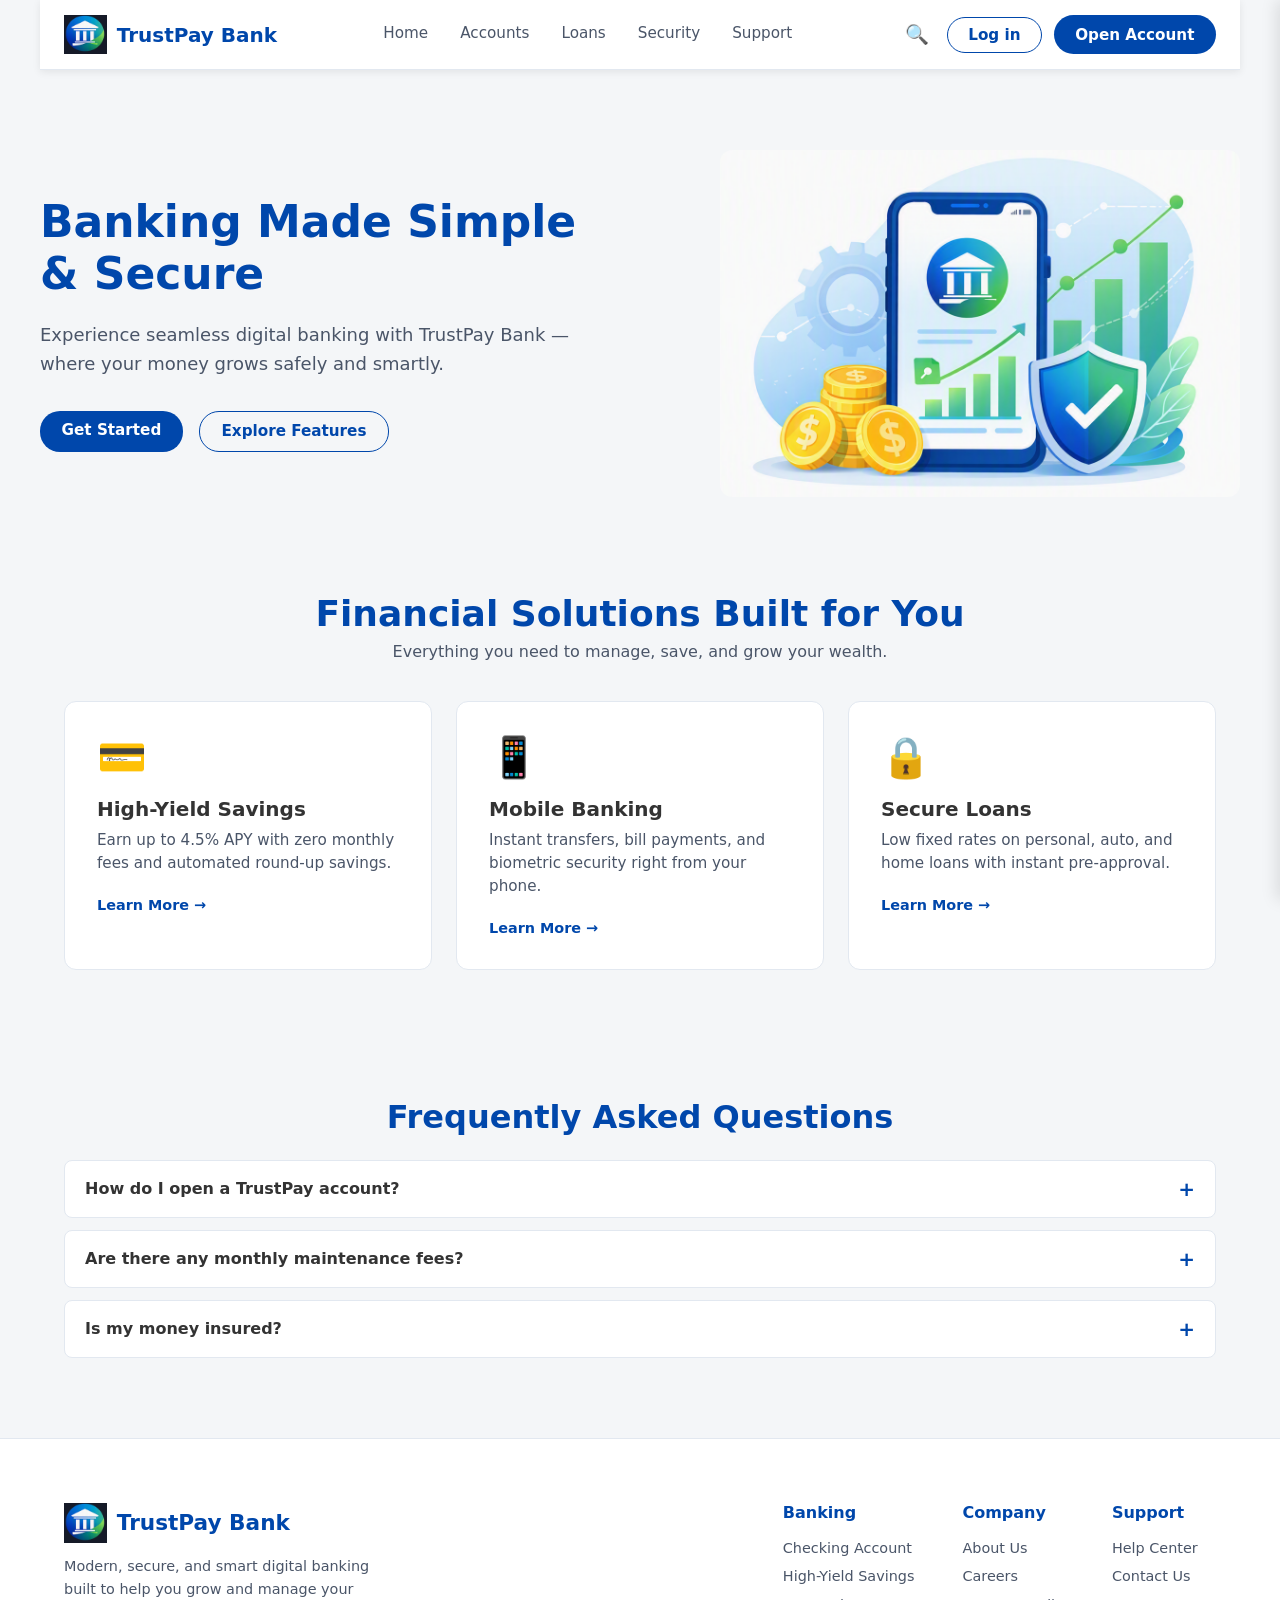
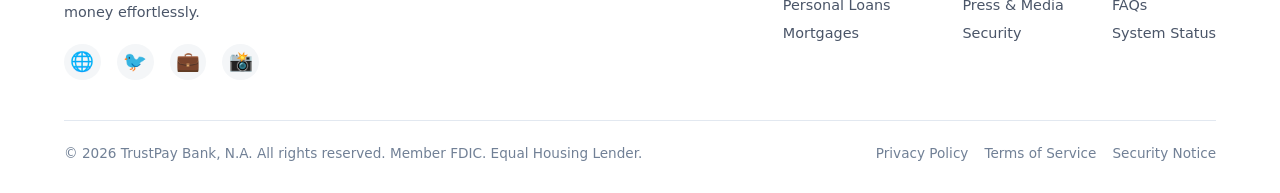
<file: index.html>
<!DOCTYPE html>
<html lang="en">
<head>
  <meta charset="UTF-8">
  <meta name="viewport" content="width=device-width, initial-scale=1.0">
  <title>TrustPay Bank - Modern Digital Banking</title>
  <link rel="stylesheet" href="utils.css">
  <link rel="stylesheet" href="style.css">
</head>
<body>

  <!-- Hidden Checkboxes for Pure CSS Interactivity -->
  <input type="checkbox" id="mobile-menu-toggle" class="css-toggle" aria-hidden="true">
  <input type="checkbox" id="login-modal-toggle" class="css-toggle" aria-hidden="true">
  <input type="checkbox" id="account-modal-toggle" class="css-toggle" aria-hidden="true">

  <!-- Header & Navigation -->
  <header class="navbar flex justify-between align-center container">
    <div class="logo flex align-center">
      <a href="#" class="logo-link flex align-center">
        <img src="bank-logo1.png" alt="TrustPay Bank Logo">
        <span class="bank-name">TrustPay Bank</span>
      </a>
    </div>

    <!-- Navigation Links with Sub-page Routes -->
<nav class="nav-links flex align-center" aria-label="Main Navigation">
  <a href="index.html">Home</a>
  <a href="accounts.html">Accounts</a>
  <a href="loans.html">Loans</a>
  <a href="security.html">Security</a>
  <a href="support.html">Support</a>
</nav>

    <!-- Action Buttons -->
    <div class="actions flex align-center">
      <button class="search-btn" aria-label="Search site">🔍</button>
      <label for="login-modal-toggle" class="login-btn">Log in</label>
      <label for="account-modal-toggle" class="cta-btn desktop-cta">Open Account</label>
      
      <!-- Hamburger Toggle Icon for Mobile -->
      <label for="mobile-menu-toggle" class="hamburger-btn" aria-label="Toggle Navigation Menu">
        <span></span>
        <span></span>
        <span></span>
      </label>
    </div>

  </header>

  <!-- Mobile Slide-out Drawer Menu -->
  <aside class="mobile-drawer" aria-label="Mobile Navigation Drawer">
    <div class="drawer-header flex justify-between align-center">
      <span class="bank-name">TrustPay Menu</span>
      <label for="mobile-menu-toggle" class="close-drawer">&times;</label>
    </div>
    <nav class="drawer-links flex flex-col">
      <a href="#accounts">Accounts</a>
      <a href="#loans">Loans</a>
      <a href="#investments">Investments</a>
      <a href="#support">Support</a>
      <a href="#contact">Contact</a>
      <label for="account-modal-toggle" class="cta-btn text-center mt-1">Open Account</label>
    </nav>
  </aside>
  <label for="mobile-menu-toggle" class="drawer-backdrop"></label>

  <!-- Main Hero Section -->
  <main class="main-section flex justify-between align-center container">
    <div class="main-text">
      <h1>Banking Made Simple &amp; Secure</h1>
      <p>Experience seamless digital banking with TrustPay Bank — where your money grows safely and smartly.</p>
      <div class="hero-actions flex gap-1">
        <label for="account-modal-toggle" class="cta-btn">Get Started</label>
        <a href="#learn-more" class="secondary-btn">Explore Features</a>
      </div>
    </div>

    <div class="main-image">
      <img src="bank-illustration.png" alt="Digital Banking Illustration">
    </div>

  </main>


<!-- Services Grid Section -->
<section id="accounts" class="services-section container">
  <div class="section-header text-center">
    <h2>Financial Solutions Built for You</h2>
    <p>Everything you need to manage, save, and grow your wealth.</p>
  </div>

  <div class="services-grid">
    <div class="service-card">
      <div class="service-icon">💳</div>
      <h3>High-Yield Savings</h3>
      <p>Earn up to 4.5% APY with zero monthly fees and automated round-up savings.</p>
      <a href="#learn" class="card-link">Learn More &rarr;</a>
    </div>

    <div class="service-card">
      <div class="service-icon">📱</div>
      <h3>Mobile Banking</h3>
      <p>Instant transfers, bill payments, and biometric security right from your phone.</p>
      <a href="#learn" class="card-link">Learn More &rarr;</a>
    </div>

    <div class="service-card">
      <div class="service-icon">🔒</div>
      <h3>Secure Loans</h3>
      <p>Low fixed rates on personal, auto, and home loans with instant pre-approval.</p>
      <a href="#learn" class="card-link">Learn More &rarr;</a>
    </div>
  </div>
</section>
<!-- Interactive FAQ Section -->
<section class="faq-section container">
  <h2>Frequently Asked Questions</h2>

  <details class="faq-item">
    <summary>How do I open a TrustPay account?</summary>
    <p>You can click the "Open Account" button in the navigation bar to fill out our instant 2-minute application form.</p>
  </details>

  <details class="faq-item">
    <summary>Are there any monthly maintenance fees?</summary>
    <p>No, TrustPay checking and savings accounts have $0 monthly maintenance fees and no minimum balance requirements.</p>
  </details>

  <details class="faq-item">
    <summary>Is my money insured?</summary>
    <p>Yes, all deposits are FDIC-insured up to $250,000 per depositor.</p>
  </details>
</section>
  <!-- Pure CSS Login Modal -->
  <div class="modal-overlay login-modal" role="dialog" aria-modal="true" aria-labelledby="loginHeading">
    <div class="modal-card">
      <label for="login-modal-toggle" class="modal-close" aria-label="Close Modal">&times;</label>
      <h2 id="loginHeading" class="modal-title">Log in to TrustPay</h2>
      <p class="modal-subtitle">Access your account dashboard safely</p>

      <form class="modal-form" action="#" method="POST">
        <div class="form-group">
          <label for="loginEmail">Email Address</label>
          <input type="email" id="loginEmail" name="email" placeholder="name@example.com" required>
        </div>

        <div class="form-group">
          <div class="flex justify-between align-center">
            <label for="loginPassword">Password</label>
            <a href="#forgot-password" class="forgot-link">Forgot?</a>
          </div>
          <input type="password" id="loginPassword" name="password" placeholder="••••••••" required>
        </div>

        <button type="submit" class="cta-btn full-width">Log In</button>
      </form>
    </div>
  </div>

  <!-- Pure CSS Open Account Modal -->
  <div class="modal-overlay account-modal" role="dialog" aria-modal="true" aria-labelledby="accountHeading">
    <div class="modal-card">
      <label for="account-modal-toggle" class="modal-close" aria-label="Close Modal">&times;</label>
      <h2 id="accountHeading" class="modal-title">Open an Account</h2>
      <p class="modal-subtitle">Join thousands of smart digital banking users</p>

      <form class="modal-form" action="#" method="POST">
        <div class="form-group">
          <label for="fullName">Full Name</label>
          <input type="text" id="fullName" name="fullName" placeholder="Jane Doe" required>
        </div>

        <div class="form-group">
          <label for="accountEmail">Email Address</label>
          <input type="email" id="accountEmail" name="email" placeholder="jane@example.com" required>
        </div>

        <div class="form-group">
          <label for="accountType">Account Type</label>
          <select id="accountType" name="accountType" required>
            <option value="">Select Account Type</option>
            <option value="savings">High-Yield Savings</option>
            <option value="checking">Checking Account</option>
            <option value="investment">Investment Portfolio</option>
          </select>
        </div>

        <div class="form-group">
          <label for="accountPassword">Create Password</label>
          <input type="password" id="accountPassword" name="password" placeholder="Min. 8 characters" required>
        </div>

        <button type="submit" class="cta-btn full-width">Create Account</button>
      </form>
    </div>
  </div>

  <!-- Footer Section -->
<footer class="footer-section">
  <div class="footer-container container">
    <!-- Top Footer: Brand & Link Columns -->
    <div class="footer-top flex justify-between">
      
      <!-- Brand & About Info -->
      <div class="footer-brand">
        <div class="logo flex align-center mb-1">
          <img src="bank-logo1.png" alt="TrustPay Bank Logo">
          <span class="bank-name footer-bank-name">TrustPay Bank</span>
        </div>
        <p class="brand-desc">
          Modern, secure, and smart digital banking built to help you grow and manage your money effortlessly.
        </p>
        <div class="social-links flex gap-1">
          <a href="#" aria-label="Facebook">🌐</a>
          <a href="#" aria-label="Twitter">🐦</a>
          <a href="#" aria-label="LinkedIn">💼</a>
          <a href="#" aria-label="Instagram">📸</a>
        </div>
      </div>

      <!-- Footer Quick Links Columns -->
      <div class="footer-links-grid flex gap-2">
        <div class="footer-col">
          <h4>Banking</h4>
          <ul>
            <li><a href="#accounts">Checking Account</a></li>
            <li><a href="#accounts">High-Yield Savings</a></li>
            <li><a href="#loans">Personal Loans</a></li>
            <li><a href="#loans">Mortgages</a></li>
          </ul>
        </div>

        <div class="footer-col">
          <h4>Company</h4>
          <ul>
            <li><a href="#about">About Us</a></li>
            <li><a href="#careers">Careers</a></li>
            <li><a href="#press">Press & Media</a></li>
            <li><a href="#security">Security</a></li>
          </ul>
        </div>

        <div class="footer-col">
          <h4>Support</h4>
          <ul>
            <li><a href="#support">Help Center</a></li>
            <li><a href="#contact">Contact Us</a></li>
            <li><a href="#faq">FAQs</a></li>
            <li><a href="#status">System Status</a></li>
          </ul>
        </div>
      </div>

    </div>

    <!-- Divider Line -->
    <hr class="footer-divider">

    <!-- Bottom Footer: Legal & Copyright -->
    <div class="footer-bottom flex justify-between align-center">
      <p class="copyright">
        &copy; 2026 TrustPay Bank, N.A. All rights reserved. Member FDIC. Equal Housing Lender.
      </p>
      <div class="legal-links flex gap-1">
        <a href="#privacy">Privacy Policy</a>
        <a href="#terms">Terms of Service</a>
        <a href="#security-policy">Security Notice</a>
      </div>
    </div>
  </div>
</footer>

</body>
</html>
</file>
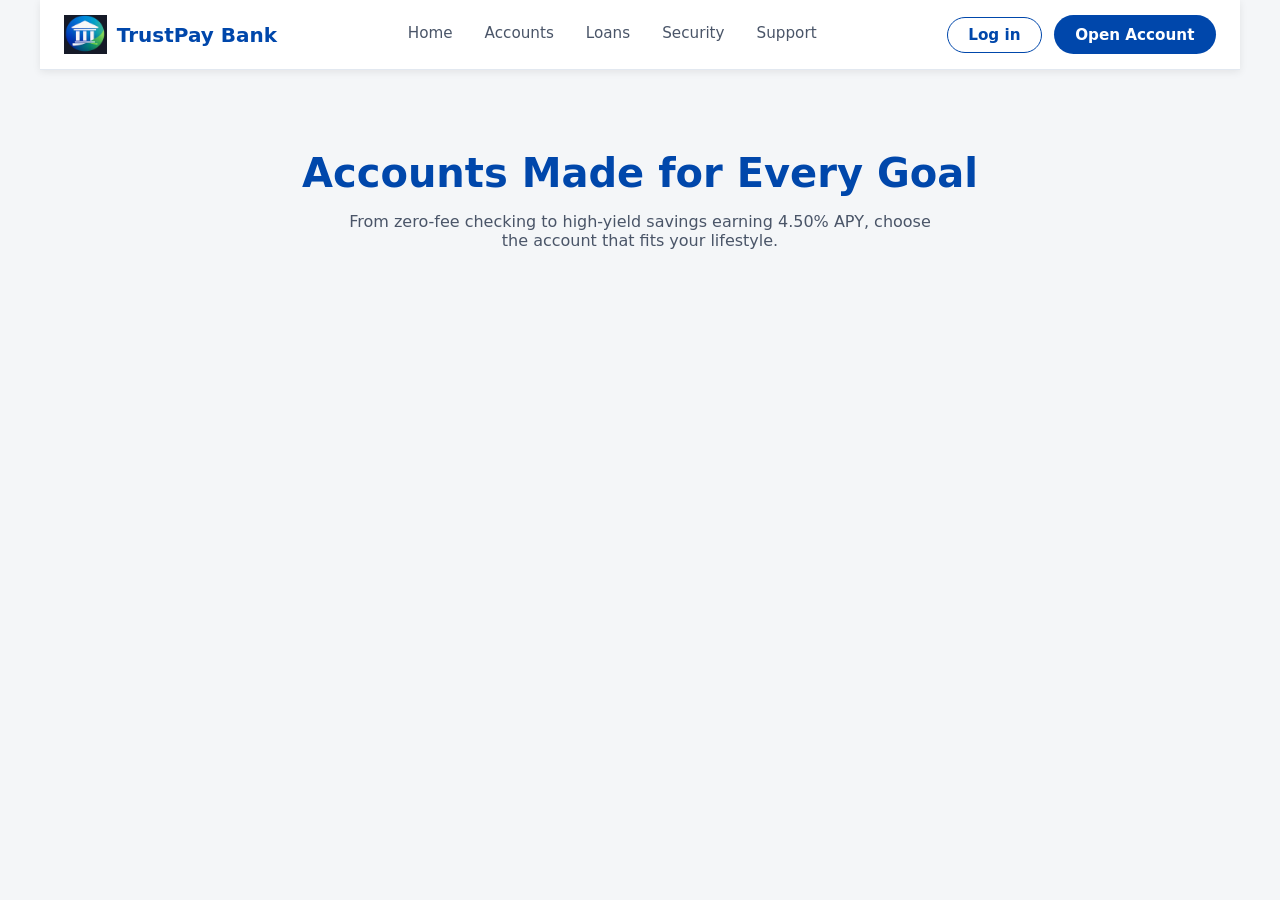
<file: account.html>
<!DOCTYPE html>
<html lang="en">
<head>
  <meta charset="UTF-8">
  <meta name="viewport" content="width=device-width, initial-scale=1.0">
  <title>Accounts &amp; Savings - TrustPay Bank</title>
  <link rel="stylesheet" href="utils.css">
  <link rel="stylesheet" href="style.css">
</head>
<body>

  <!-- Reusable Header (Same as index.html with updated nav links) -->
  <header class="navbar flex justify-between align-center container">
    <div class="logo flex align-center">
      <a href="index.html" class="logo-link flex align-center">
        <img src="bank-logo1.png" alt="TrustPay Bank Logo">
        <span class="bank-name">TrustPay Bank</span>
      </a>
    </div>

    <nav class="nav-links flex align-center" aria-label="Main Navigation">
      <a href="index.html">Home</a>
      <a href="accounts.html" class="active-link">Accounts</a>
      <a href="loans.html">Loans</a>
      <a href="security.html">Security</a>
      <a href="support.html">Support</a>
    </nav>

    <div class="actions flex align-center">
      <label for="login-modal-toggle" class="login-btn">Log in</label>
      <label for="account-modal-toggle" class="cta-btn">Open Account</label>
    </div>
  </header>

  <!-- Accounts Sub-page Hero -->
  <main class="container text-center mt-1" style="padding: 4rem 1.5rem;">
    <h1 style="color: var(--primary); font-size: 2.5rem; margin-bottom: 1rem;">Accounts Made for Every Goal</h1>
    <p style="color: var(--text-muted); max-width: 600px; margin: 0 auto 2rem auto;">
      From zero-fee checking to high-yield savings earning 4.50% APY, choose the account that fits your lifestyle.
    </p>
  </main>

  <!-- Add your sub-page content sections here -->

</body>
</html>
</file>
<file: utils.css>
/* CSS Reset */
*,
*::before,
*::after {
  margin: 0;
  padding: 0;
  box-sizing: border-box;
}
/* Add to top of utils.css */
:root {
  --primary: #0047ab;
  --primary-hover: #003580;
  --bg-surface: #ffffff;
  --border-color: #e2e8f0;
  --text-main: #333333;
  --text-muted: #4a5568;
}
/* Layout Mechanics */
.flex {
  display: flex;
}

.flex-col {
  flex-direction: column;
}

.justify-between {
  justify-content: space-between;
}

.align-center {
  align-items: center;
}

.gap-1 {
  gap: 1rem;
}

.container {
  width: 100%;
  max-width: 1200px;
  margin-left: auto;
  margin-right: auto;
  padding-left: 1.5rem;
  padding-right: 1.5rem;
}

/* Helpers */
.text-center {
  text-align: center;
}

.mt-1 {
  margin-top: 1rem;
}

.bg-primary {
  background-color: #0047ab;
}

.text-primary {
  color: #0047ab;
}
</file>
<file: style.css>
body {
  font-family: 'Segoe UI', system-ui, -apple-system, sans-serif;
  background-color: #f4f6f8;
  color: #333333;
}

/* Header & Navbar */
.navbar {
  height: 70px;
  background-color: #ffffff;
  box-shadow: 0 2px 8px rgba(0, 0, 0, 0.08);
  padding: 0 1.5rem;
  position: relative;
  z-index: 100;
}

.logo-link {
  text-decoration: none;
}

.logo img {
  height: 40px;
  width: auto;
  margin-right: 10px;
  object-fit: contain;
}

.bank-name {
  font-weight: 700;
  font-size: 1.25rem;
  color: #0047ab;
  white-space: nowrap;
}

.nav-links a {
  text-decoration: none;
  color: #4a5568;
  margin: 0 1rem;
  font-size: 0.95rem;
  font-weight: 500;
  transition: color 0.2s ease-in-out;
  position: relative;
  padding-bottom: 4px;
}

.nav-links a:hover {
  color: #0047ab;
}

.nav-links a::after {
  content: '';
  position: absolute;
  width: 0;
  height: 2px;
  bottom: 0;
  left: 0;
  background-color: #0047ab;
  transition: width 0.2s ease-in-out;
}

.nav-links a:hover::after {
  width: 100%;
}

/* Actions & Buttons */
.actions {
  gap: 0.75rem;
}

.search-btn {
  background: none;
  border: none;
  font-size: 1.2rem;
  cursor: pointer;
  padding: 0.4rem;
  border-radius: 50%;
  transition: background-color 0.2s;
}

.search-btn:hover {
  background-color: #edf2f7;
}

.login-btn {
  background-color: transparent;
  border: 1.5px solid #0047ab;
  color: #0047ab;
  padding: 0.5rem 1.25rem;
  border-radius: 20px;
  font-weight: 600;
  font-size: 0.95rem;
  cursor: pointer;
  transition: background-color 0.2s ease, color 0.2s ease;
  user-select: none;
  text-align: center;
}

.login-btn:hover {
  background-color: #e6f0ff;
}

.cta-btn {
  background-color: #0047ab;
  color: #ffffff;
  border: none;
  padding: 0.65rem 1.35rem;
  border-radius: 20px;
  font-size: 0.95rem;
  font-weight: 600;
  cursor: pointer;
  text-decoration: none;
  text-align: center;
  transition: background-color 0.2s ease, transform 0.1s ease;
  user-select: none;
  display: inline-block;
}

.cta-btn:hover {
  background-color: #003580;
}

.secondary-btn {
  background-color: transparent;
  color: #0047ab;
  border: 1.5px solid #0047ab;
  padding: 0.65rem 1.35rem;
  border-radius: 20px;
  font-size: 0.95rem;
  font-weight: 600;
  text-decoration: none;
  text-align: center;
  transition: background-color 0.2s ease;
}

.secondary-btn:hover {
  background-color: #e6f0ff;
}

/* Hero Section */
.main-section {
  margin-top: 3rem;
  padding: 2rem 0;
  gap: 2rem;
}

.main-text {
  flex: 1;
  max-width: 50%;
}

.main-text h1 {
  font-size: 2.75rem;
  line-height: 1.2;
  color: #0047ab;
  margin-bottom: 1.25rem;
}

.main-text p {
  font-size: 1.125rem;
  color: #4a5568;
  margin-bottom: 2rem;
  line-height: 1.6;
}

.main-image {
  flex: 1;
  display: flex;
  justify-content: flex-end;
}

.main-image img {
  width: 100%;
  max-width: 520px;
  height: auto;
  border-radius: 12px;
}

/* ==========================================================================
   PURE CSS STATE CONTROLLERS (Checkbox Mechanism)
   ========================================================================== */

.css-toggle {
  display: none;
}

/* Hamburger Icon Styling */
.hamburger-btn {
  display: none;
  flex-direction: column;
  justify-content: space-between;
  width: 24px;
  height: 18px;
  cursor: pointer;
}

.hamburger-btn span {
  height: 3px;
  width: 100%;
  background-color: #0047ab;
  border-radius: 2px;
}

/* Mobile Slide-out Navigation Drawer */
.mobile-drawer {
  position: fixed;
  top: 0;
  right: -280px;
  width: 280px;
  height: 100vh;
  background-color: #ffffff;
  box-shadow: -4px 0 15px rgba(0, 0, 0, 0.1);
  padding: 1.5rem;
  transition: right 0.3s ease-in-out;
  z-index: 1001;
}

.drawer-header {
  margin-bottom: 2rem;
  padding-bottom: 0.75rem;
  border-bottom: 1px solid #e2e8f0;
}

.close-drawer {
  font-size: 1.75rem;
  color: #718096;
  cursor: pointer;
}

.drawer-links a {
  text-decoration: none;
  color: #2d3748;
  font-size: 1.1rem;
  padding: 0.75rem 0;
  border-bottom: 1px solid #f7fafc;
  font-weight: 500;
}

.drawer-backdrop {
  position: fixed;
  top: 0;
  left: 0;
  width: 100vw;
  height: 100vh;
  background: rgba(0, 0, 0, 0.4);
  opacity: 0;
  pointer-events: none;
  transition: opacity 0.3s ease;
  z-index: 1000;
}

/* Trigger Mobile Drawer */
#mobile-menu-toggle:checked ~ .mobile-drawer {
  right: 0;
}

#mobile-menu-toggle:checked ~ .drawer-backdrop {
  opacity: 1;
  pointer-events: auto;
}

/* Modal Popup Engine */
.modal-overlay {
  position: fixed;
  top: 0;
  left: 0;
  width: 100vw;
  height: 100vh;
  background-color: rgba(0, 0, 0, 0.5);
  backdrop-filter: blur(4px);
  display: flex;
  align-items: center;
  justify-content: center;
  z-index: 2000;
  opacity: 0;
  pointer-events: none;
  transition: opacity 0.25s ease-in-out;
}

.modal-card {
  background: #ffffff;
  width: 90%;
  max-width: 440px;
  padding: 2.25rem;
  border-radius: 16px;
  box-shadow: 0 20px 25px -5px rgba(0, 0, 0, 0.1);
  position: relative;
  transform: translateY(20px);
  transition: transform 0.25s ease-in-out;
}

#login-modal-toggle:checked ~ .login-modal,
#account-modal-toggle:checked ~ .account-modal {
  opacity: 1;
  pointer-events: auto;
}

#login-modal-toggle:checked ~ .login-modal .modal-card,
#account-modal-toggle:checked ~ .account-modal .modal-card {
  transform: translateY(0);
}

.modal-close {
  position: absolute;
  top: 1rem;
  right: 1.25rem;
  font-size: 1.75rem;
  color: #a0aec0;
  cursor: pointer;
}

.modal-title {
  font-size: 1.5rem;
  color: #0047ab;
  font-weight: 700;
}

.modal-subtitle {
  font-size: 0.9rem;
  color: #718096;
  margin-bottom: 1.5rem;
}

/* Forms Inside Modals */
.form-group {
  margin-bottom: 1.25rem;
  display: flex;
  flex-direction: column;
}

.form-group label {
  font-size: 0.875rem;
  font-weight: 600;
  color: #2d3748;
  margin-bottom: 0.35rem;
}

.form-group input,
.form-group select {
  width: 100%;
  padding: 0.65rem 0.85rem;
  border: 1.5px solid #cbd5e0;
  border-radius: 8px;
  font-size: 0.95rem;
  outline: none;
}

.form-group input:focus,
.form-group select:focus {
  border-color: #0047ab;
  box-shadow: 0 0 0 3px rgba(0, 71, 171, 0.15);
}

.forgot-link {
  font-size: 0.8rem;
  color: #0047ab;
  text-decoration: none;
}

.full-width {
  width: 100%;
  margin-top: 0.5rem;
}

/* ==========================================================================
   RESPONSIVE MEDIA QUERIES
   ========================================================================== */

@media (max-width: 992px) {
  .nav-links,
  .desktop-cta {
    display: none;
  }

  .hamburger-btn {
    display: flex;
  }

  .main-section {
    flex-direction: column-reverse;
    text-align: center;
    margin-top: 1.5rem;
  }

  .main-text {
    max-width: 100%;
  }

  .hero-actions {
    justify-content: center;
  }

  .main-image {
    justify-content: center;
  }
}

@media (max-width: 480px) {
  .main-text h1 {
    font-size: 2rem;
  }

  .hero-actions {
    flex-direction: column;
  }

  .modal-card {
    padding: 1.5rem;
  }
}
/* FAQ Section Styles (Supports Dark Mode Automatically via CSS Variables) */
.faq-section {
  margin-top: 4rem;
  margin-bottom: 4rem;
}

.faq-section h2 {
  font-size: 2rem;
  color: var(--primary);
  margin-bottom: 1.5rem;
  text-align: center;
}

.faq-item {
  background-color: var(--bg-surface);
  border: 1px solid var(--border-color);
  border-radius: 8px;
  margin-bottom: 0.75rem;
  overflow: hidden;
  transition: background-color 0.3s ease, border-color 0.3s ease;
}

.faq-item summary {
  padding: 1rem 1.25rem;
  font-weight: 600;
  color: var(--text-main);
  cursor: pointer;
  list-style: none; /* Hides default arrow in modern browsers */
  display: flex;
  justify-content: space-between;
  align-items: center;
}

.faq-item summary::-webkit-details-marker {
  display: none; /* Hides default arrow in Chrome/Safari */
}

/* Custom expand/collapse indicator */
.faq-item summary::after {
  content: '+';
  font-size: 1.25rem;
  color: var(--primary);
  transition: transform 0.2s ease;
}

.faq-item[open] summary::after {
  content: '−';
}

.faq-item p {
  padding: 0 1.25rem 1rem 1.25rem;
  color: var(--text-muted);
  font-size: 0.95rem;
  line-height: 1.5;
}


/* Clean Solid Sticky Navbar */
.navbar {
  position: sticky;
  top: 0;
  z-index: 1000;
  height: 70px;
  background-color: #ffffff; /* Solid white background */
  border-bottom: 1px solid #e2e8f0;
  box-shadow: 0 2px 8px rgba(0, 0, 0, 0.08);
  padding: 0 1.5rem;
  transition: background-color 0.3s ease;
}

.drawer-backdrop, .mobile-drawer { z-index: 1001; }
.modal-overlay { z-index: 2000; }


/* Services Grid Styles */
.services-section {
  padding: 4rem 1.5rem;
}

.section-header h2 {
  font-size: 2.25rem;
  color: var(--primary);
  margin-bottom: 0.5rem;
}

.section-header p {
  color: var(--text-muted);
  margin-bottom: 2.5rem;
}

.services-grid {
  display: grid;
  grid-template-columns: repeat(auto-fit, minmax(280px, 1fr));
  gap: 1.5rem;
}

.service-card {
  background-color: var(--bg-surface);
  border: 1px solid var(--border-color);
  border-radius: 12px;
  padding: 2rem;
  transition: transform 0.2s ease, box-shadow 0.2s ease;
}

.service-card:hover {
  transform: translateY(-4px);
  box-shadow: 0 12px 20px rgba(0, 0, 0, 0.08);
}

.service-icon {
  font-size: 2.5rem;
  margin-bottom: 1rem;
}

.service-card h3 {
  font-size: 1.25rem;
  color: var(--text-main);
  margin-bottom: 0.5rem;
}

.service-card p {
  color: var(--text-muted);
  font-size: 0.95rem;
  line-height: 1.5;
  margin-bottom: 1.25rem;
}

.card-link {
  color: var(--primary);
  text-decoration: none;
  font-weight: 600;
  font-size: 0.9rem;
}

.card-link:hover {
  text-decoration: underline;
}

/* ==========================================================================
   FOOTER SECTION STYLES
   ========================================================================== */

.footer-section {
  background-color: var(--bg-surface, #ffffff);
  border-top: 1px solid var(--border-color, #e2e8f0);
  padding-top: 4rem;
  padding-bottom: 2rem;
  margin-top: 5rem;
  color: var(--text-main, #333333);
  transition: background-color 0.3s ease, border-color 0.3s ease;
}

.footer-brand {
  max-width: 320px;
}

.mb-1 {
  margin-bottom: 0.75rem;
}

.gap-2 {
  gap: 3rem;
}

.footer-bank-name {
  font-size: 1.35rem;
}

.brand-desc {
  color: var(--text-muted, #4a5568);
  font-size: 0.9rem;
  line-height: 1.6;
  margin-bottom: 1.25rem;
}

.social-links a {
  text-decoration: none;
  font-size: 1.2rem;
  padding: 0.4rem;
  border-radius: 50%;
  background-color: var(--bg-body, #f4f6f8);
  display: inline-flex;
  align-items: center;
  justify-content: center;
  transition: transform 0.2s ease, background-color 0.2s ease;
}

.social-links a:hover {
  transform: translateY(-2px);
  background-color: var(--primary-light, #e6f0ff);
}

/* Link Columns */
.footer-col h4 {
  font-size: 1rem;
  font-weight: 700;
  color: var(--primary, #0047ab);
  margin-bottom: 1rem;
}

.footer-col ul {
  list-style: none;
  padding: 0;
}

.footer-col li {
  margin-bottom: 0.6rem;
}

.footer-col a {
  text-decoration: none;
  color: var(--text-muted, #4a5568);
  font-size: 0.9rem;
  transition: color 0.2s ease;
}

.footer-col a:hover {
  color: var(--primary, #0047ab);
  text-decoration: underline;
}

/* Footer Bottom Bar */
.footer-divider {
  border: none;
  border-top: 1px solid var(--border-color, #e2e8f0);
  margin: 2.5rem 0 1.5rem 0;
}

.copyright {
  font-size: 0.85rem;
  color: var(--text-subtle, #718096);
}

.legal-links a {
  text-decoration: none;
  font-size: 0.85rem;
  color: var(--text-subtle, #718096);
  transition: color 0.2s ease;
}

.legal-links a:hover {
  color: var(--primary, #0047ab);
}

/* Responsive Layout Adjustments */
@media (max-width: 992px) {
  .footer-top {
    flex-direction: column;
    gap: 2.5rem;
  }

  .footer-brand {
    max-width: 100%;
  }

  .footer-links-grid {
    justify-content: space-between;
    flex-wrap: wrap;
    gap: 2rem;
  }
}

@media (max-width: 600px) {
  .footer-links-grid {
    flex-direction: column;
    gap: 1.5rem;
  }

  .footer-bottom {
    flex-direction: column-reverse;
    gap: 1rem;
    text-align: center;
  }
}
</file>
